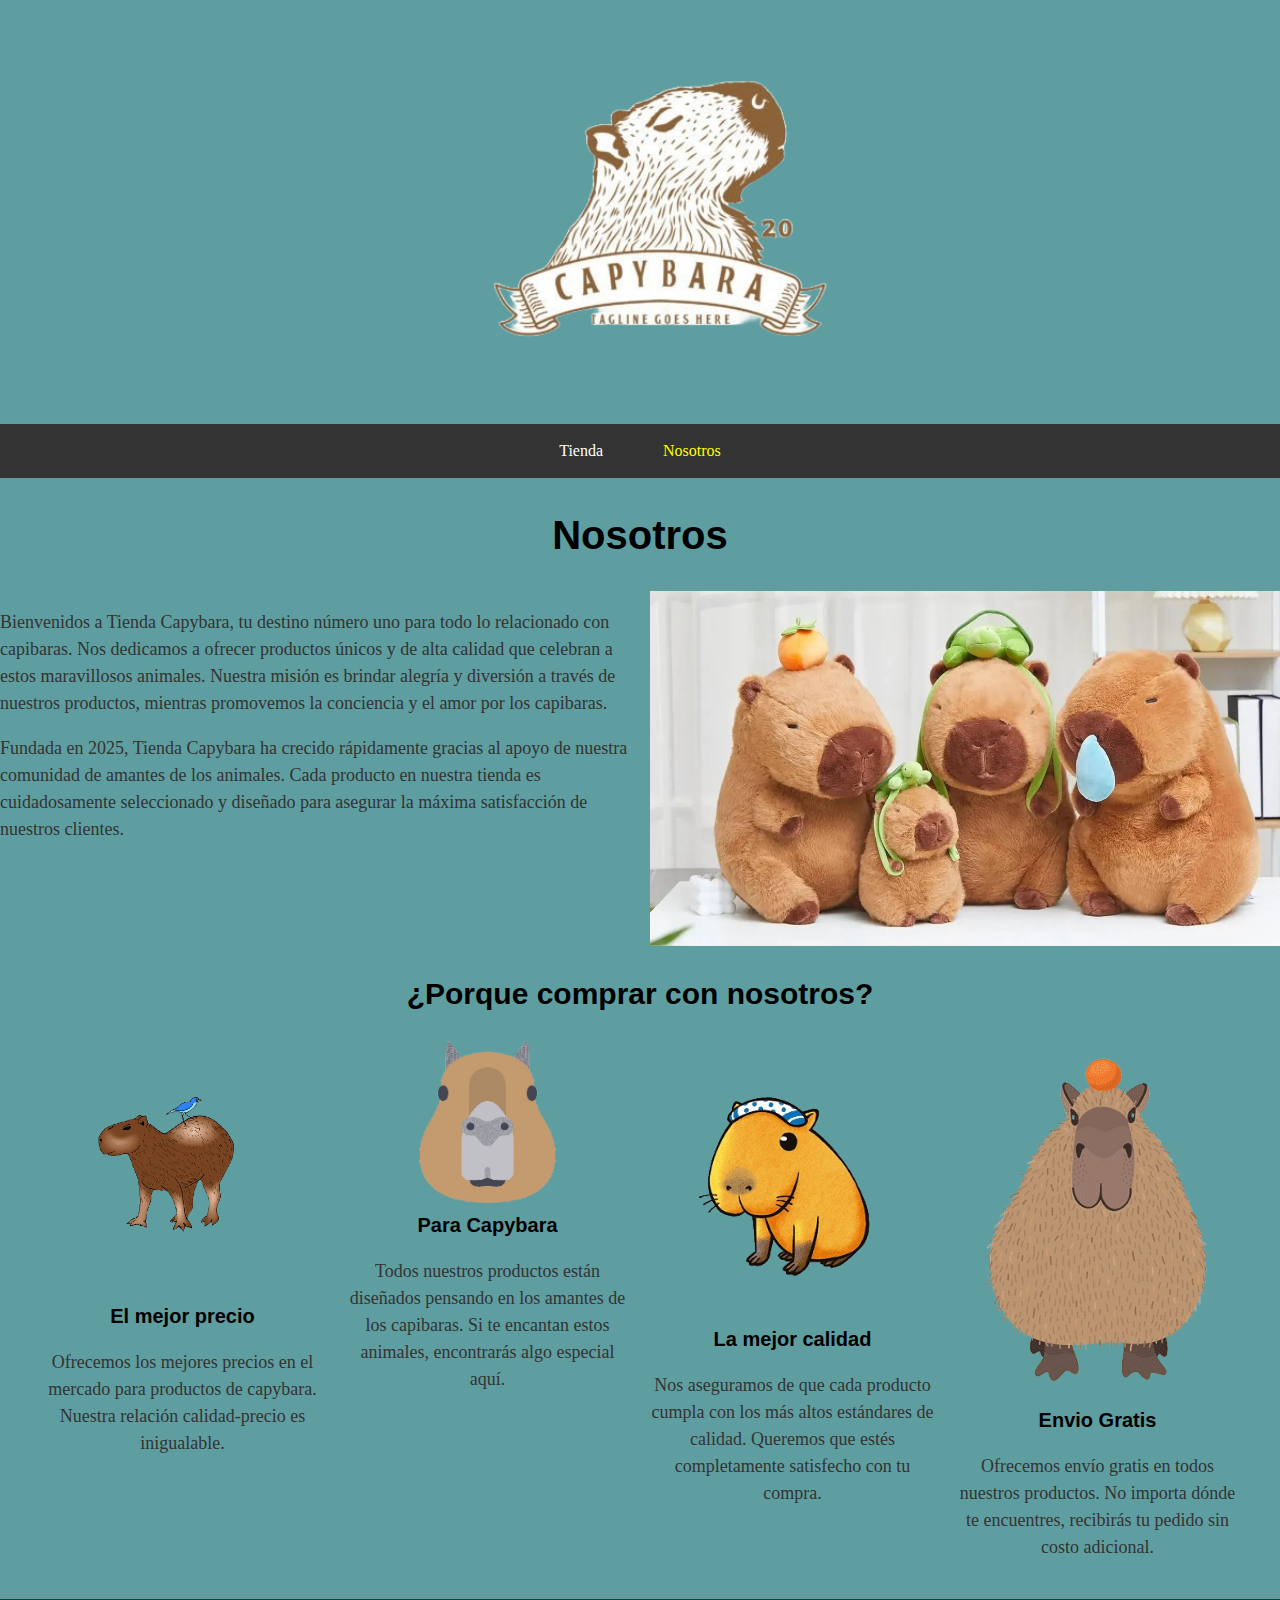
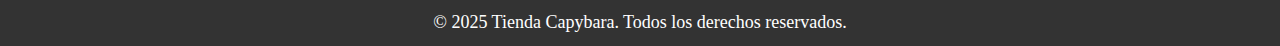
<file: nosotros.html>
<!DOCTYPE html>
<html lang="en">
<head>
    <meta charset="UTF-8">
    <meta name="viewport" content="width=device-width, initial-scale=1.0">
    <link rel="stylesheet" href="normalise.css">
    <link rel="stylesheet" href="style.css">
    <title>Tienda Capybara</title>
</head>
<body>

    <header class="header">
        <a href="index.html" class="logo">
            <img src="logo.png" alt="Logo">
    </header>
   
    <nav class ="nav">
        <a class="nav-link " href="index.html">Tienda</a>
        <a class="nav-link nav-link--active" href="nosotros.html">Nosotros</a>
    </nav>
     <main class="contenedor">
        <h1>Nosotros</h1>
    </main>
    <div class="nosotros">
         <div class="nosotros__contenido">
                <p>Bienvenidos a Tienda Capybara, tu destino número uno para todo lo relacionado con capibaras. Nos dedicamos a ofrecer productos únicos y de alta calidad que celebran a estos maravillosos animales. Nuestra misión es brindar alegría y diversión a través de nuestros productos, mientras promovemos la conciencia y el amor por los capibaras.</p>
                <p>Fundada en 2025, Tienda Capybara ha crecido rápidamente gracias al apoyo de nuestra comunidad de amantes de los animales. Cada producto en nuestra tienda es cuidadosamente seleccionado y diseñado para asegurar la máxima satisfacción de nuestros clientes.</p>
            </div>
        <img class="nosotros__imagen" src="capyfamily.jpg" alt="Capybara Family">
    </div>
    <section class="contenedor comprar">
        <h2 class="comprar__titulo">¿Porque comprar con nosotros?</h2>
        <div class="bloques">
            <div class="bloque">
                <img class="bloque__imagen" src="capysinfondo.png" alt="porque comprar">
                <h3 class="bloque__titulo">El mejor precio </h3>
                    <p>Ofrecemos los mejores precios en el mercado para productos de capybara. Nuestra relación calidad-precio es inigualable.</p>
            </div><!-- bloque -->
            <div class="bloque">
                <img class="bloque__imagen" src="png-clipart-dog-capybara-computer-icons-dog-mammal-animals-removebg-preview.png" alt="porque comprar">
                <h3 class="bloque__titulo">Para Capybara</h3>
                    <p>Todos nuestros productos están diseñados pensando en los amantes de los capibaras. Si te encantan estos animales, encontrarás algo especial aquí.</p>
            </div><!-- bloque -->
            <div class="bloque">
                <img class="bloque__imagen" src="png-clipart-story-of-seasons-trio-of-towns-capybara-rodent-pokemon-x-and-y-video-game-others-game-mammal-thumbnail-removebg-preview.png" alt="porque comprar">
                <h3 class="bloque__titulo">La mejor calidad </h3>
                    <p>Nos aseguramos de que cada producto cumpla con los más altos estándares de calidad. Queremos que estés completamente satisfecho con tu compra.</p>
            </div><!-- bloque -->
            <div class="bloque">
                <img class="bloque__imagen" src="png-transparent-capybara-thumbnail-removebg-preview.png" alt="porque comprar">
                <h3 class="bloque__titulo">Envio Gratis</h3>
                    <p>Ofrecemos envío gratis en todos nuestros productos. No importa dónde te encuentres, recibirás tu pedido sin costo adicional.</p>
            </div><!-- bloque -->
        </div><!-- bloques -->
    </section>
    <footer class="footer">
        <p class="footer__text">© 2025 Tienda Capybara. Todos los derechos reservados.</p>
    </footer>
</body>
</html>
</file>
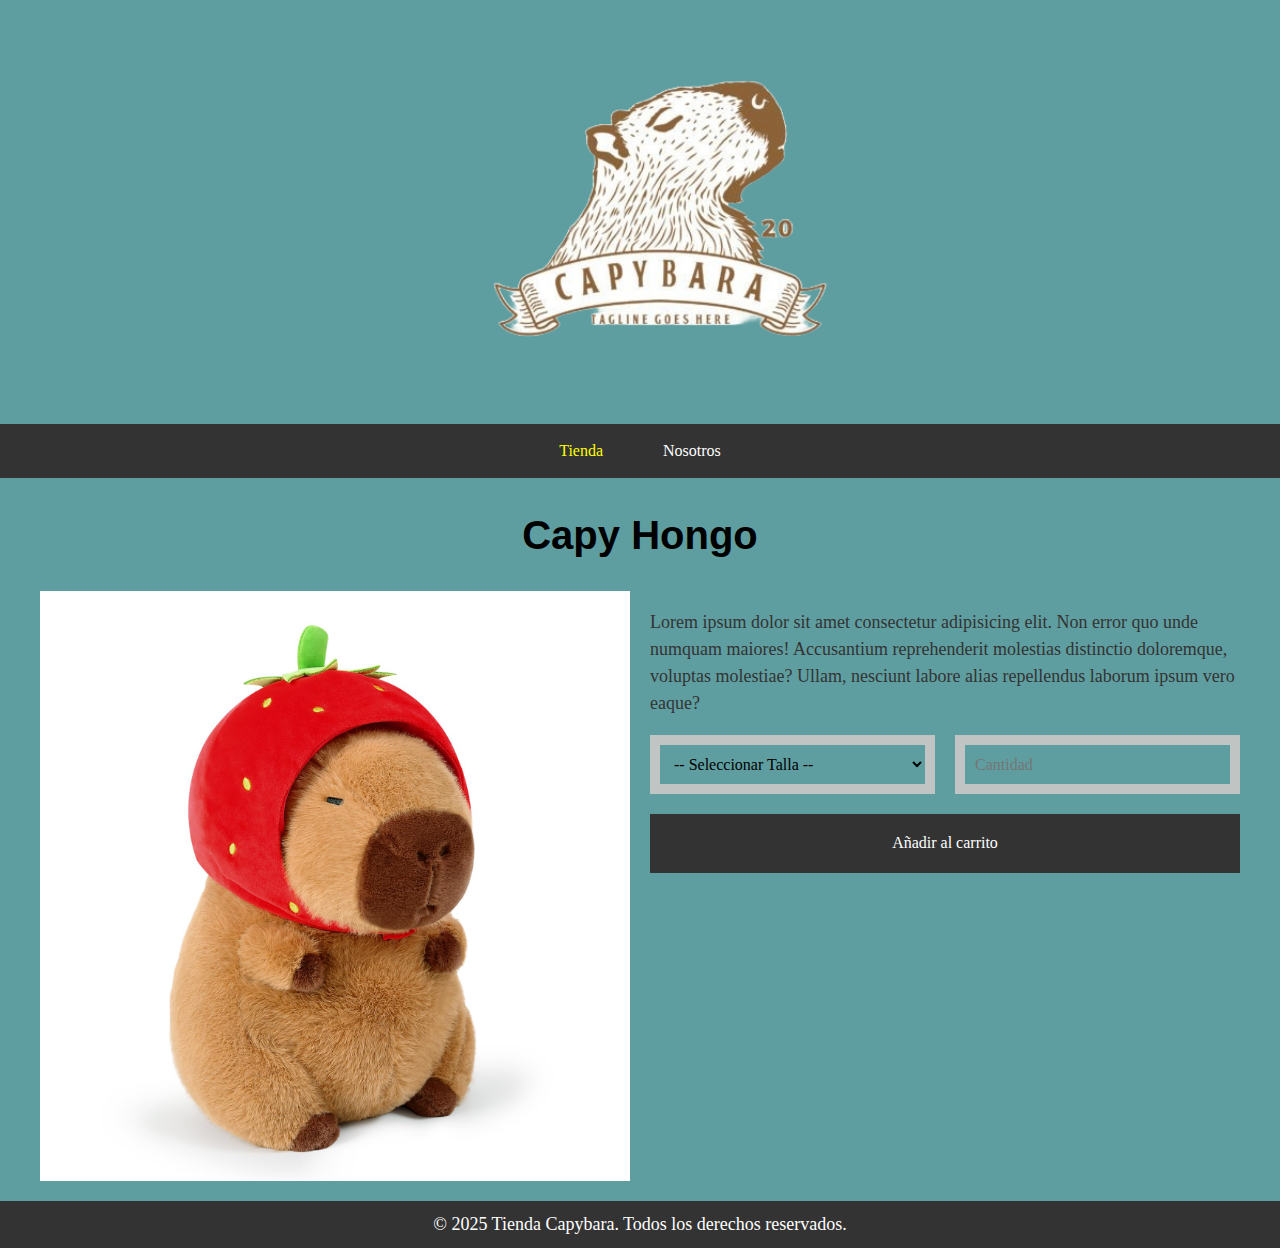
<file: productos.html>
<!DOCTYPE html>
<html lang="en">
<head>
    <meta charset="UTF-8">
    <meta name="viewport" content="width=device-width, initial-scale=1.0">
    <link rel="stylesheet" href="normalise.css">
    <link rel="stylesheet" href="style.css">
    <title>Tienda Capybara</title>
</head>
<body>

    <header class="header">
        <a href="index.html" class="logo">
            <img src="logo.png" alt="Logo">
    </header>
   
    <nav class ="nav">
        <a class="nav-link nav-link--active" href="index.html">Tienda</a>
        <a class="nav-link nav-link--inactive" href="nosotros.html">Nosotros</a>
    </nav>
     <main class="contenedor">
        <h1>Capy Hongo</h1>
        <div class="camisa">
            <img class="camisa__imagen" src="Producto1.jpg" alt="Imagen del producto">
            <div class="camisa__contenido">
                <p>Lorem ipsum dolor sit amet consectetur adipisicing elit. Non error quo unde numquam maiores! Accusantium reprehenderit molestias distinctio doloremque, voluptas molestiae? Ullam, nesciunt labore alias repellendus laborum ipsum vero eaque?</p>
                <form class="formulario">
                    <select class="formulario__campo">
                        <option disabled selected>-- Seleccionar Talla --</option>
                        <option>Chica</option>
                        <option>Mediana</option>
                        <option>Grande</option>
                    </select>
                    <input class="formulario__campo" type="number" placeholder="Cantidad" min="1">
                    <input class="formulario__submit"type="submit" value="Añadir al carrito">
                </form>
            </div>
        </div>
     </main>
     <footer class="footer">
        <p class="footer__text">© 2025 Tienda Capybara. Todos los derechos reservados.</p>
    </footer>


    
    
</body>
</html>
</file>
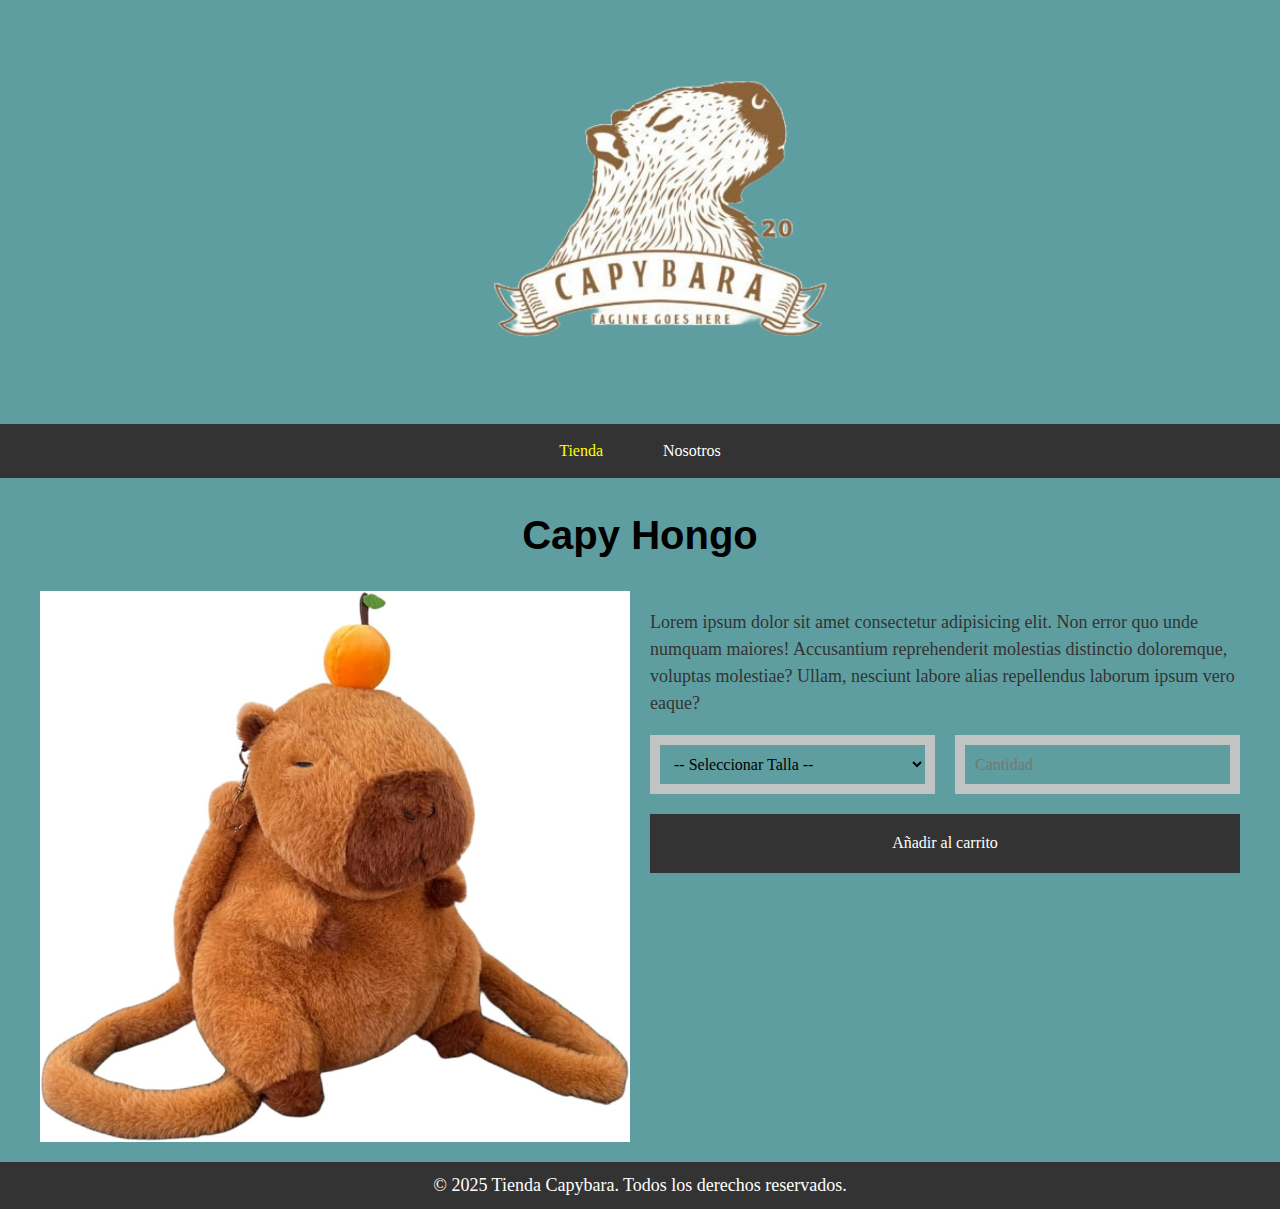
<file: productos1.html>
<!DOCTYPE html>
<html lang="en">
<head>
    <meta charset="UTF-8">
    <meta name="viewport" content="width=device-width, initial-scale=1.0">
    <link rel="stylesheet" href="normalise.css">
    <link rel="stylesheet" href="style.css">
    <title>Tienda Capybara</title>
</head>
<body>

    <header class="header">
        <a href="index.html" class="logo">
            <img src="logo.png" alt="Logo">
    </header>
   
    <nav class ="nav">
        <a class="nav-link nav-link--active" href="index.html">Tienda</a>
        <a class="nav-link nav-link--inactive" href="nosotros.html">Nosotros</a>
    </nav>
     <main class="contenedor">
        <h1>Capy Hongo</h1>
        <div class="camisa">
            <img class="camisa__imagen" src="Producto2.jpg" alt="Imagen del producto">
            <div class="camisa__contenido">
                <p>Lorem ipsum dolor sit amet consectetur adipisicing elit. Non error quo unde numquam maiores! Accusantium reprehenderit molestias distinctio doloremque, voluptas molestiae? Ullam, nesciunt labore alias repellendus laborum ipsum vero eaque?</p>
                <form class="formulario">
                    <select class="formulario__campo">
                        <option disabled selected>-- Seleccionar Talla --</option>
                        <option>Chica</option>
                        <option>Mediana</option>
                        <option>Grande</option>
                    </select>
                    <input class="formulario__campo" type="number" placeholder="Cantidad" min="1">
                    <input class="formulario__submit"type="submit" value="Añadir al carrito">
                </form>
            </div>
        </div>
     </main>
     <footer class="footer">
        <p class="footer__text">© 2025 Tienda Capybara. Todos los derechos reservados.</p>
    </footer>


    
    
</body>
</html>
</file>
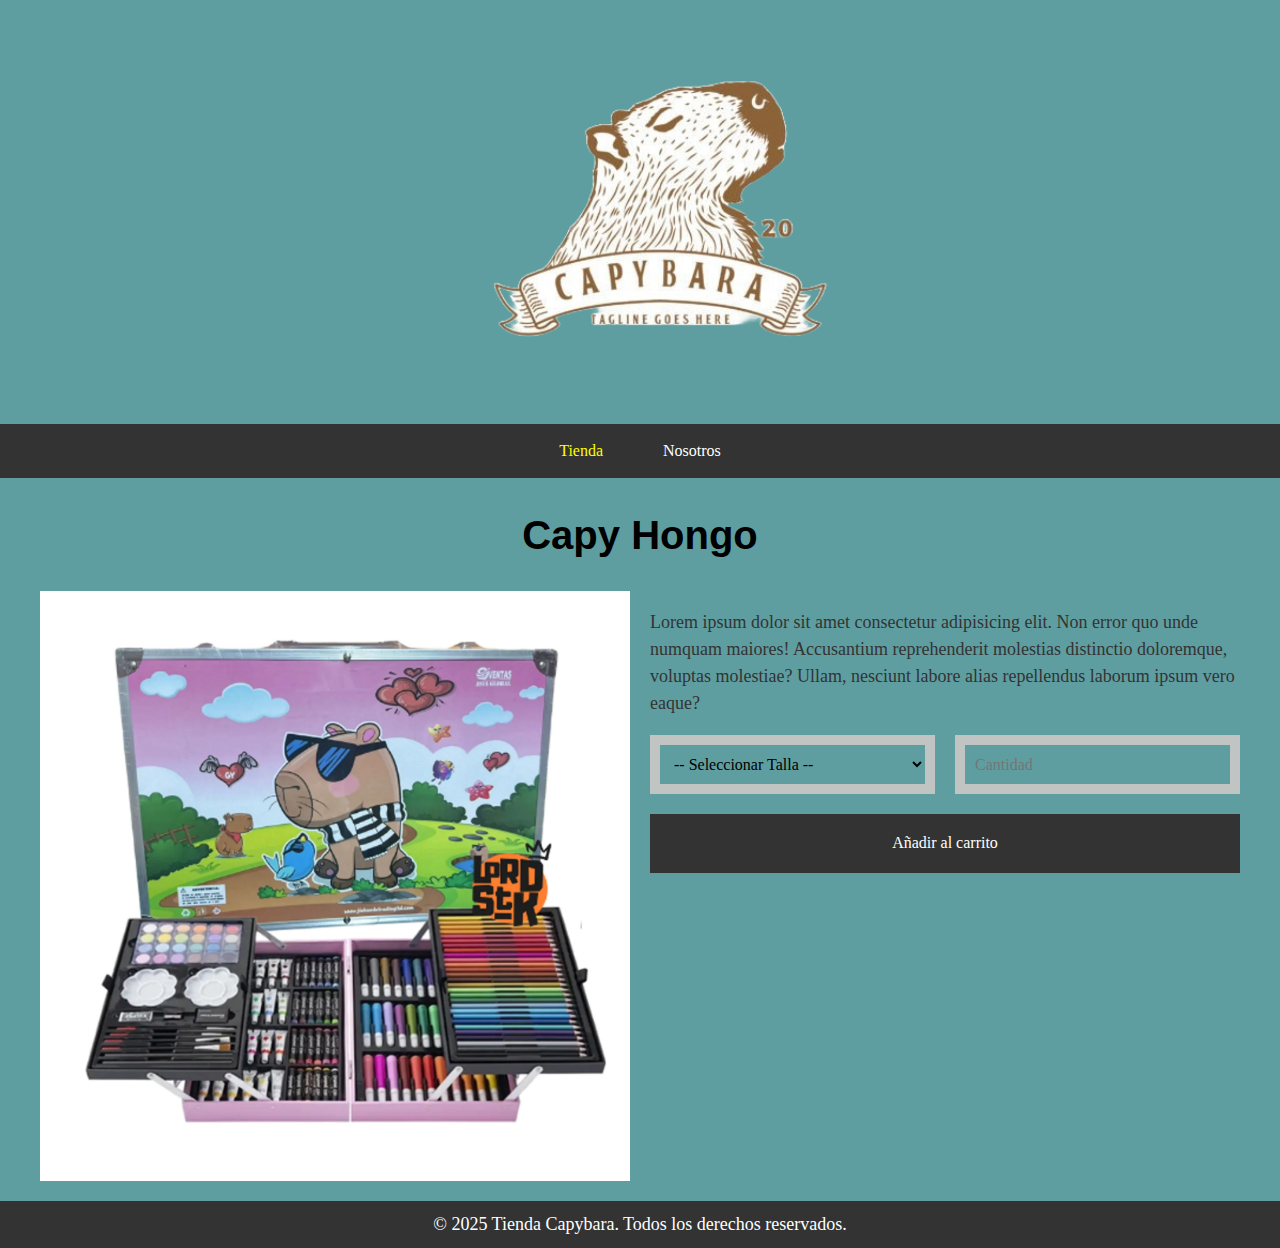
<file: productos10.html>
<!DOCTYPE html>
<html lang="en">
<head>
    <meta charset="UTF-8">
    <meta name="viewport" content="width=device-width, initial-scale=1.0">
    <link rel="stylesheet" href="normalise.css">
    <link rel="stylesheet" href="style.css">
    <title>Tienda Capybara</title>
</head>
<body>

    <header class="header">
        <a href="index.html" class="logo">
            <img src="logo.png" alt="Logo">
    </header>
   
    <nav class ="nav">
        <a class="nav-link nav-link--active" href="index.html">Tienda</a>
        <a class="nav-link nav-link--inactive" href="nosotros.html">Nosotros</a>
    </nav>
     <main class="contenedor">
        <h1>Capy Hongo</h1>
        <div class="camisa">
            <img class="camisa__imagen" src="capybaracolor.jpg" alt="Imagen del producto">
            <div class="camisa__contenido">
                <p>Lorem ipsum dolor sit amet consectetur adipisicing elit. Non error quo unde numquam maiores! Accusantium reprehenderit molestias distinctio doloremque, voluptas molestiae? Ullam, nesciunt labore alias repellendus laborum ipsum vero eaque?</p>
                <form class="formulario">
                    <select class="formulario__campo">
                        <option disabled selected>-- Seleccionar Talla --</option>
                        <option>Chica</option>
                        <option>Mediana</option>
                        <option>Grande</option>
                    </select>
                    <input class="formulario__campo" type="number" placeholder="Cantidad" min="1">
                    <input class="formulario__submit"type="submit" value="Añadir al carrito">
                </form>
            </div>
        </div>
     </main>
     <footer class="footer">
        <p class="footer__text">© 2025 Tienda Capybara. Todos los derechos reservados.</p>
    </footer>


    
    
</body>
</html>
</file>
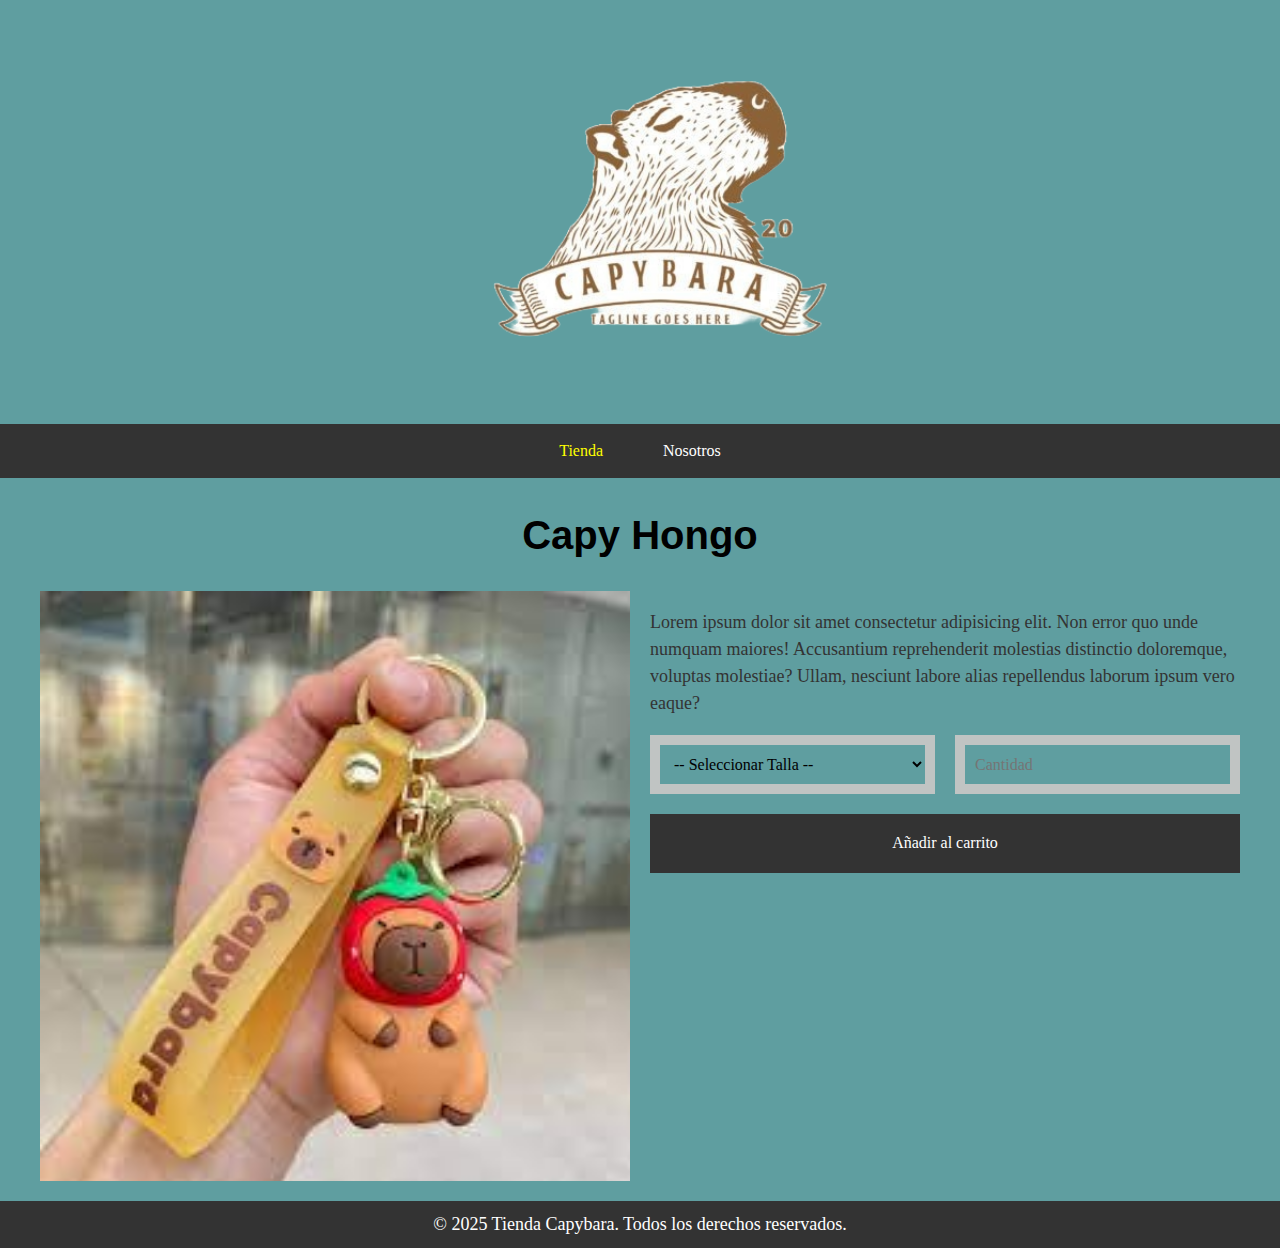
<file: productos2.html>
<!DOCTYPE html>
<html lang="en">
<head>
    <meta charset="UTF-8">
    <meta name="viewport" content="width=device-width, initial-scale=1.0">
    <link rel="stylesheet" href="normalise.css">
    <link rel="stylesheet" href="style.css">
    <title>Tienda Capybara</title>
</head>
<body>

    <header class="header">
        <a href="index.html" class="logo">
            <img src="logo.png" alt="Logo">
    </header>
   
    <nav class ="nav">
        <a class="nav-link nav-link--active" href="index.html">Tienda</a>
        <a class="nav-link nav-link--inactive" href="nosotros.html">Nosotros</a>
    </nav>
     <main class="contenedor">
        <h1>Capy Hongo</h1>
        <div class="camisa">
            <img class="camisa__imagen" src="Producto3.jpg" alt="Imagen del producto">
            <div class="camisa__contenido">
                <p>Lorem ipsum dolor sit amet consectetur adipisicing elit. Non error quo unde numquam maiores! Accusantium reprehenderit molestias distinctio doloremque, voluptas molestiae? Ullam, nesciunt labore alias repellendus laborum ipsum vero eaque?</p>
                <form class="formulario">
                    <select class="formulario__campo">
                        <option disabled selected>-- Seleccionar Talla --</option>
                        <option>Chica</option>
                        <option>Mediana</option>
                        <option>Grande</option>
                    </select>
                    <input class="formulario__campo" type="number" placeholder="Cantidad" min="1">
                    <input class="formulario__submit"type="submit" value="Añadir al carrito">
                </form>
            </div>
        </div>
     </main>
     <footer class="footer">
        <p class="footer__text">© 2025 Tienda Capybara. Todos los derechos reservados.</p>
    </footer>


    
    
</body>
</html>
</file>
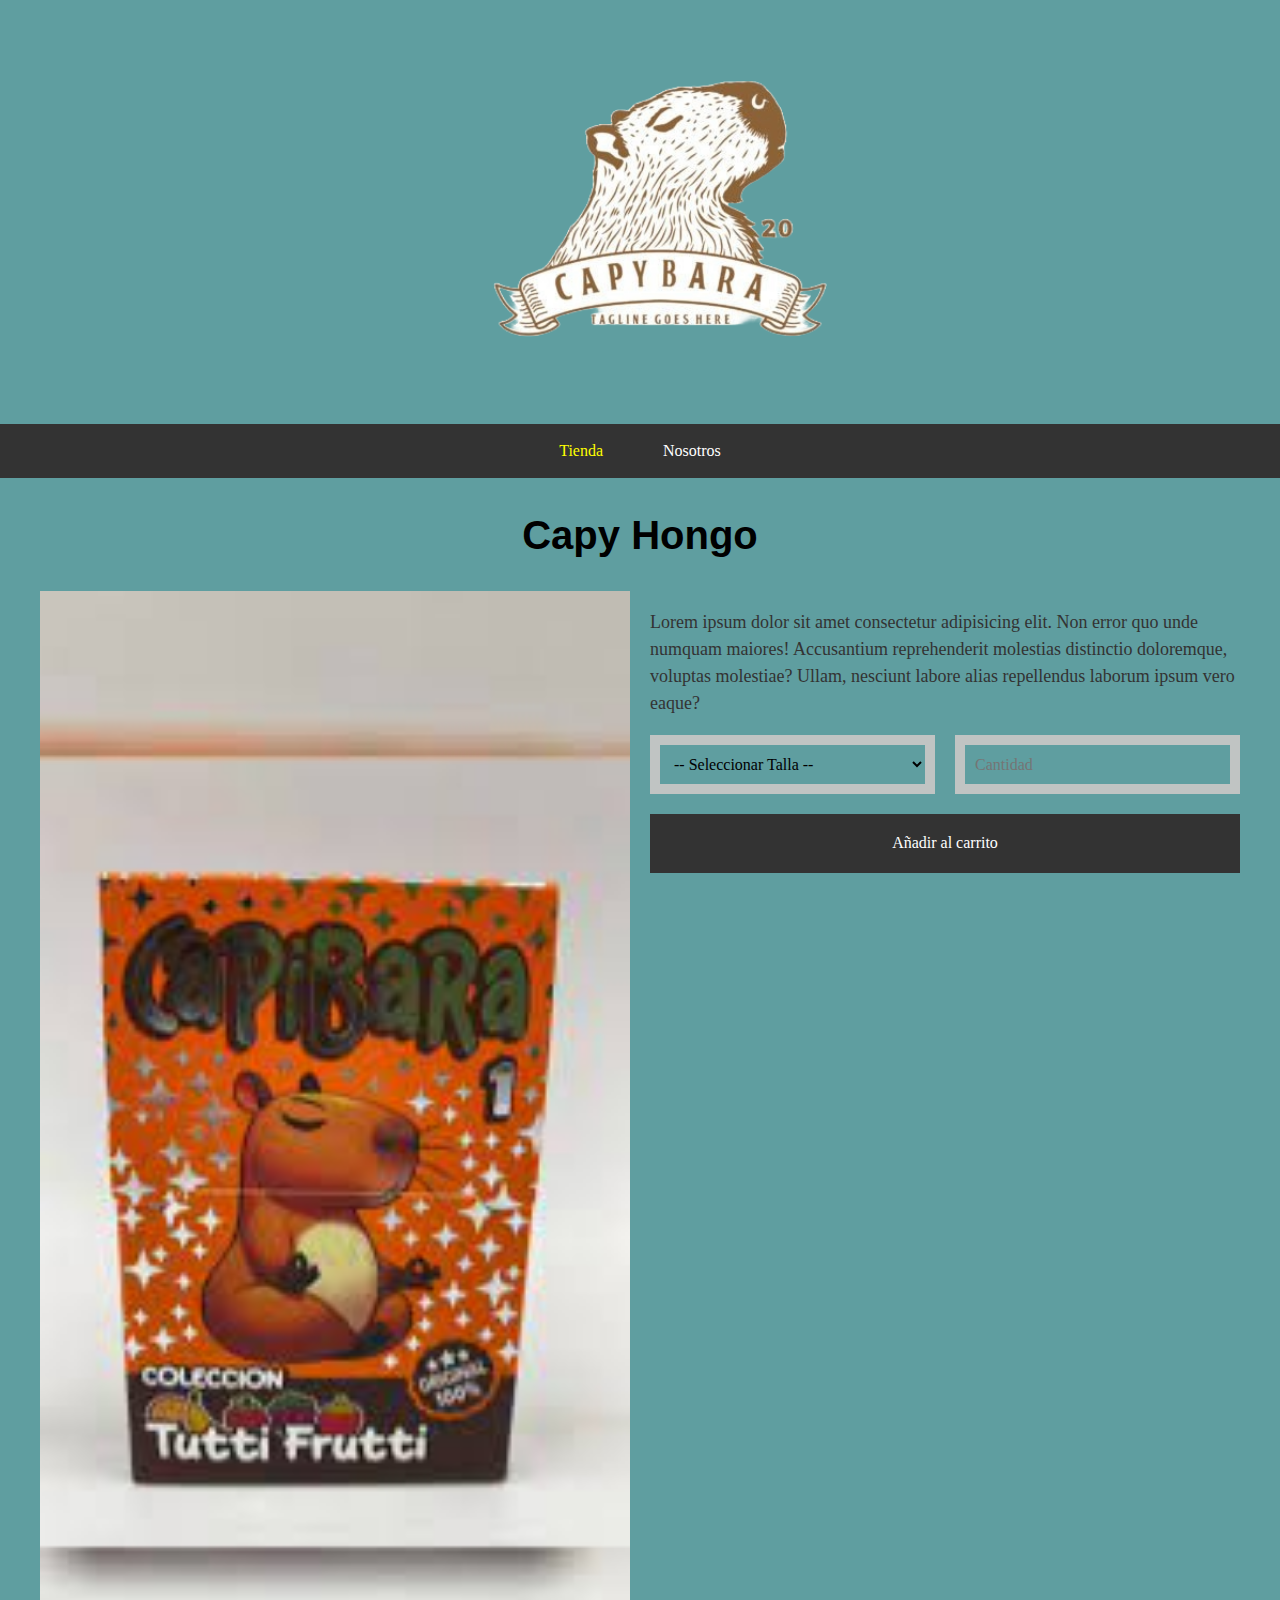
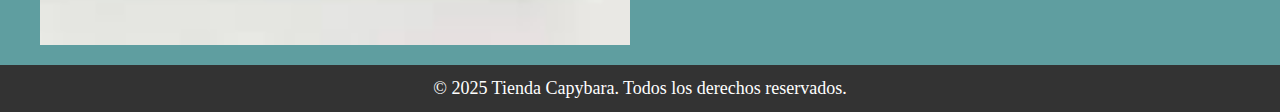
<file: productos3.html>
<!DOCTYPE html>
<html lang="en">
<head>
    <meta charset="UTF-8">
    <meta name="viewport" content="width=device-width, initial-scale=1.0">
    <link rel="stylesheet" href="normalise.css">
    <link rel="stylesheet" href="style.css">
    <title>Tienda Capybara</title>
</head>
<body>

    <header class="header">
        <a href="index.html" class="logo">
            <img src="logo.png" alt="Logo">
    </header>
   
    <nav class ="nav">
        <a class="nav-link nav-link--active" href="index.html">Tienda</a>
        <a class="nav-link nav-link--inactive" href="nosotros.html">Nosotros</a>
    </nav>
     <main class="contenedor">
        <h1>Capy Hongo</h1>
        <div class="camisa">
            <img class="camisa__imagen" src="Producto4.jpg" alt="Imagen del producto">
            <div class="camisa__contenido">
                <p>Lorem ipsum dolor sit amet consectetur adipisicing elit. Non error quo unde numquam maiores! Accusantium reprehenderit molestias distinctio doloremque, voluptas molestiae? Ullam, nesciunt labore alias repellendus laborum ipsum vero eaque?</p>
                <form class="formulario">
                    <select class="formulario__campo">
                        <option disabled selected>-- Seleccionar Talla --</option>
                        <option>Chica</option>
                        <option>Mediana</option>
                        <option>Grande</option>
                    </select>
                    <input class="formulario__campo" type="number" placeholder="Cantidad" min="1">
                    <input class="formulario__submit"type="submit" value="Añadir al carrito">
                </form>
            </div>
        </div>
     </main>
     <footer class="footer">
        <p class="footer__text">© 2025 Tienda Capybara. Todos los derechos reservados.</p>
    </footer>


    
    
</body>
</html>
</file>
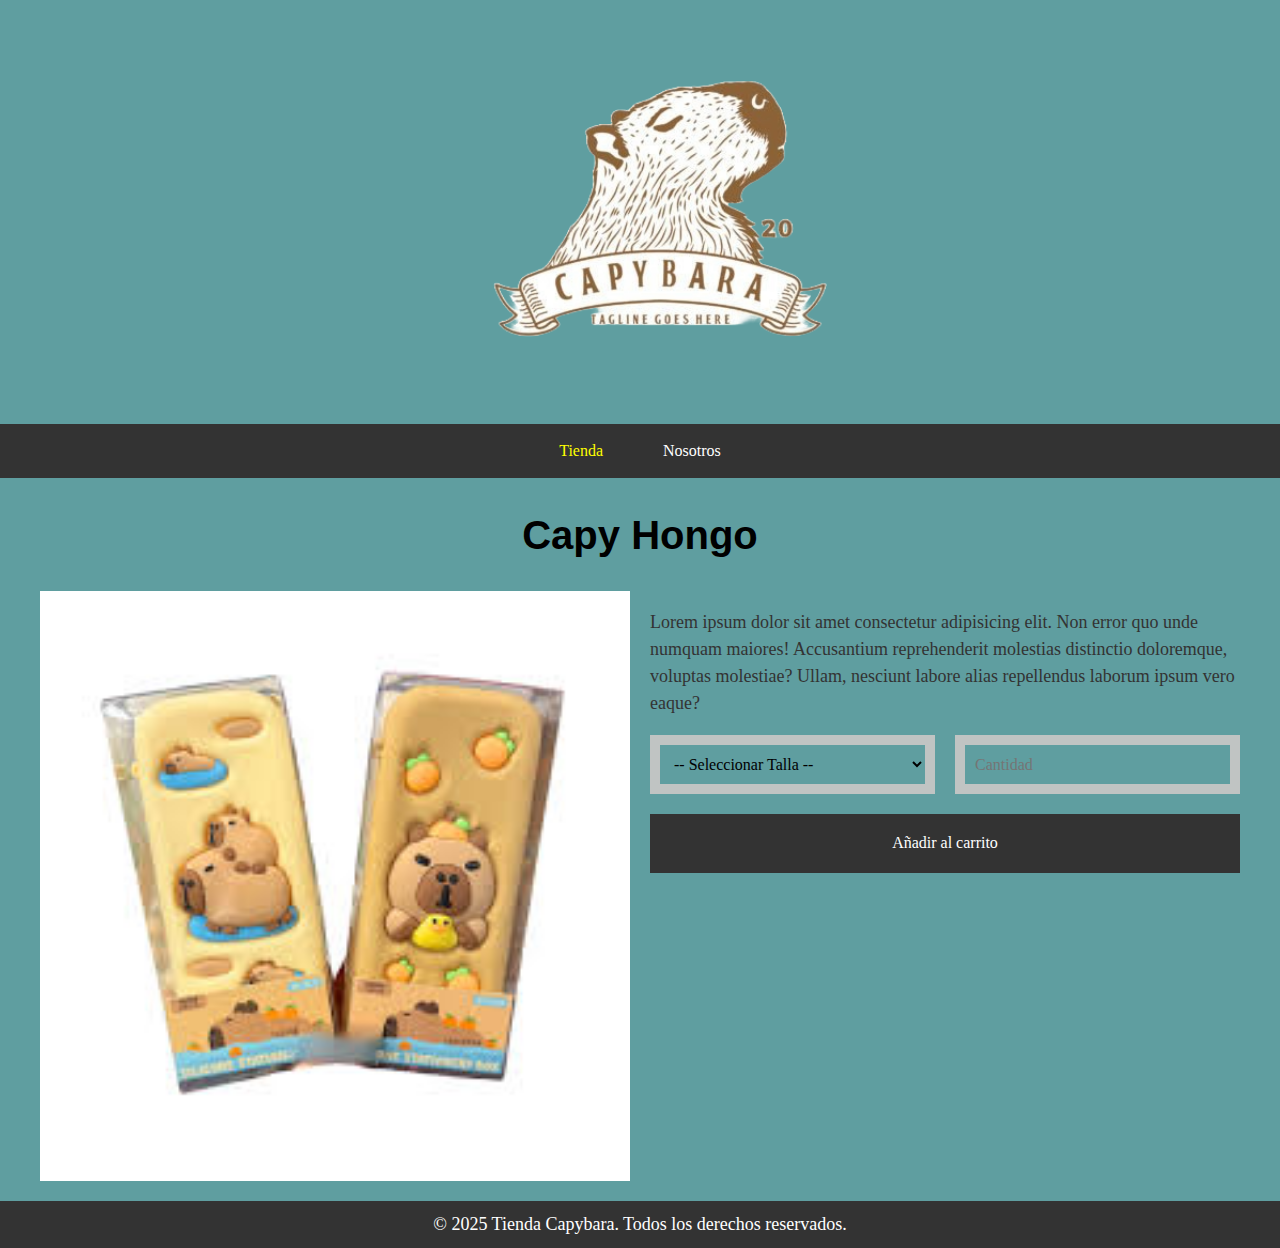
<file: productos4.html>
<!DOCTYPE html>
<html lang="en">
<head>
    <meta charset="UTF-8">
    <meta name="viewport" content="width=device-width, initial-scale=1.0">
    <link rel="stylesheet" href="normalise.css">
    <link rel="stylesheet" href="style.css">
    <title>Tienda Capybara</title>
</head>
<body>

    <header class="header">
        <a href="index.html" class="logo">
            <img src="logo.png" alt="Logo">
    </header>
   
    <nav class ="nav">
        <a class="nav-link nav-link--active" href="index.html">Tienda</a>
        <a class="nav-link nav-link--inactive" href="nosotros.html">Nosotros</a>
    </nav>
     <main class="contenedor">
        <h1>Capy Hongo</h1>
        <div class="camisa">
            <img class="camisa__imagen" src="Producto5.jpg" alt="Imagen del producto">
            <div class="camisa__contenido">
                <p>Lorem ipsum dolor sit amet consectetur adipisicing elit. Non error quo unde numquam maiores! Accusantium reprehenderit molestias distinctio doloremque, voluptas molestiae? Ullam, nesciunt labore alias repellendus laborum ipsum vero eaque?</p>
                <form class="formulario">
                    <select class="formulario__campo">
                        <option disabled selected>-- Seleccionar Talla --</option>
                        <option>Chica</option>
                        <option>Mediana</option>
                        <option>Grande</option>
                    </select>
                    <input class="formulario__campo" type="number" placeholder="Cantidad" min="1">
                    <input class="formulario__submit"type="submit" value="Añadir al carrito">
                </form>
            </div>
        </div>
     </main>
     <footer class="footer">
        <p class="footer__text">© 2025 Tienda Capybara. Todos los derechos reservados.</p>
    </footer>


    
    
</body>
</html>
</file>
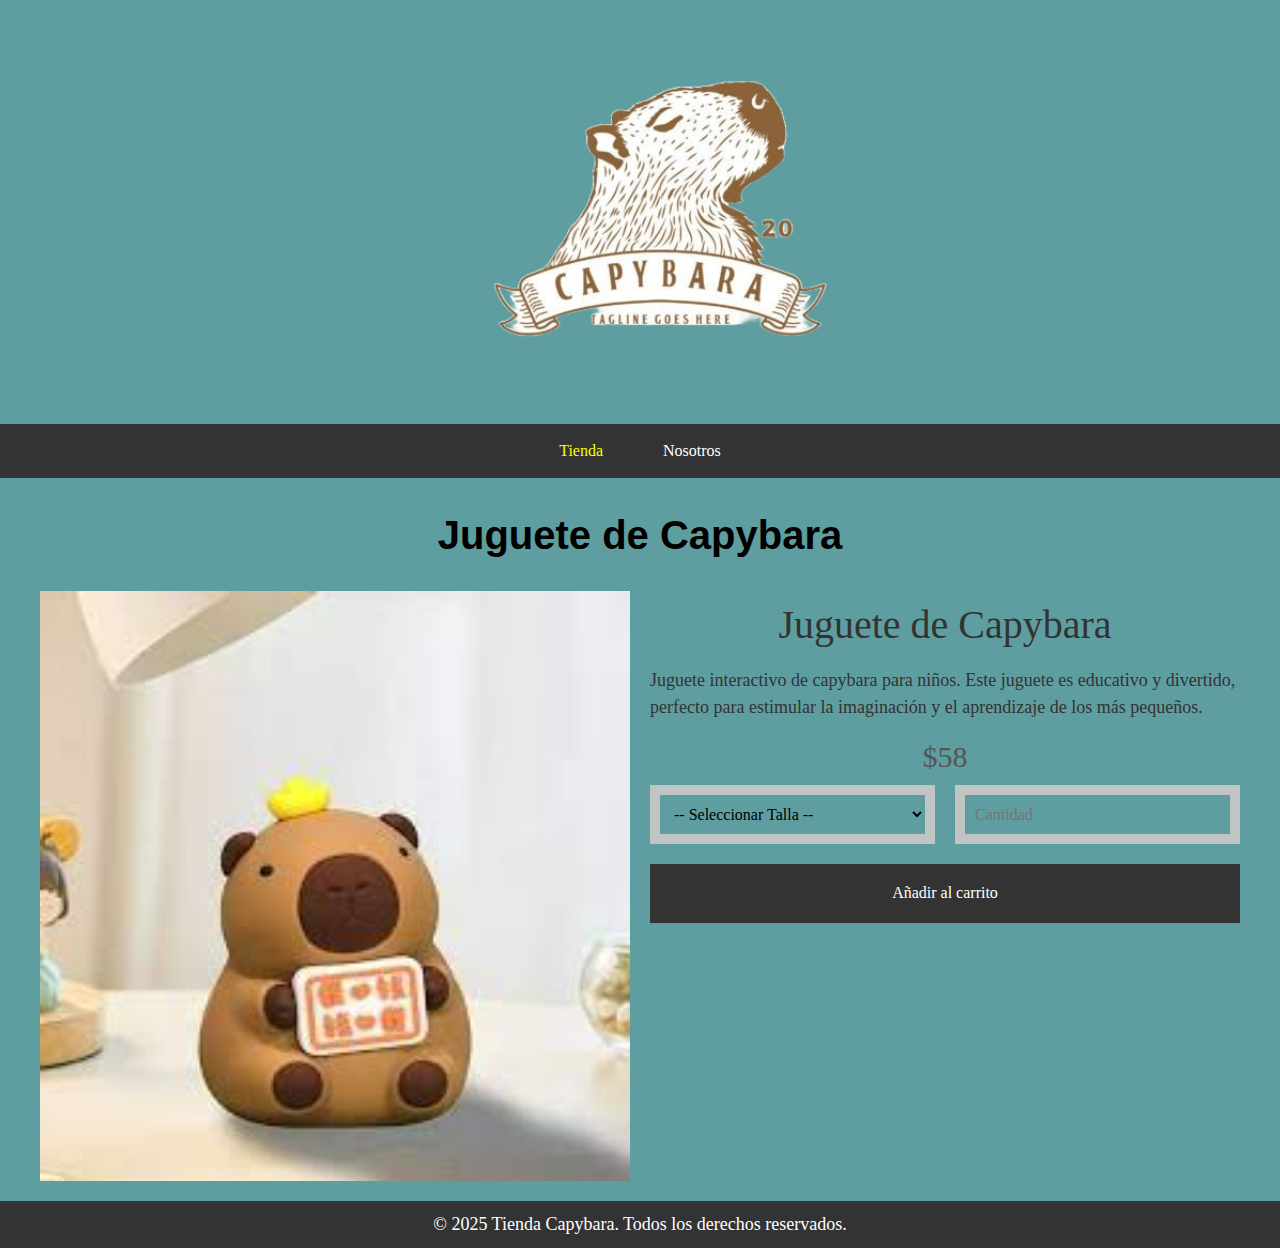
<file: productos5.html>
<!DOCTYPE html>
<html lang="en">
<head>
    <meta charset="UTF-8">
    <meta name="viewport" content="width=device-width, initial-scale=1.0">
    <link rel="stylesheet" href="normalise.css">
    <link rel="stylesheet" href="style.css">
    <title>Tienda Capybara</title>
</head>
<body>

    <header class="header">
        <a href="index.html" class="logo">
            <img src="logo.png" alt="Logo">
    </header>
   
    <nav class ="nav">
        <a class="nav-link nav-link--active" href="index.html">Tienda</a>
        <a class="nav-link nav-link--inactive" href="nosotros.html">Nosotros</a>
    </nav>
     <main class="contenedor">
        <h1>Juguete de Capybara</h1>
        <div class="camisa">
            <img class="camisa__imagen" src="Producto6.jpg" alt="Imagen del producto">
            <div class="camisa__contenido">
                <div class="producto__informacion">
                        <p class="producto__nombre">Juguete de Capybara</p>
                        <p class="producto__descripcion">Juguete interactivo de capybara para niños. Este juguete es educativo y divertido, perfecto para estimular la imaginación y el aprendizaje de los más pequeños.</p>
                        <p class="producto__precio">$58</p>
                </div>
                <form class="formulario">
                    <select class="formulario__campo">
                        <option disabled selected>-- Seleccionar Talla --</option>
                        <option>Chica</option>
                        <option>Mediana</option>
                        <option>Grande</option>
                    </select>
                    <input class="formulario__campo" type="number" placeholder="Cantidad" min="1">
                    <input class="formulario__submit"type="submit" value="Añadir al carrito">
                </form>
            </div>
        </div>
     </main>
     <footer class="footer">
        <p class="footer__text">© 2025 Tienda Capybara. Todos los derechos reservados.</p>
    </footer>


    
    
</body>
</html>
</file>
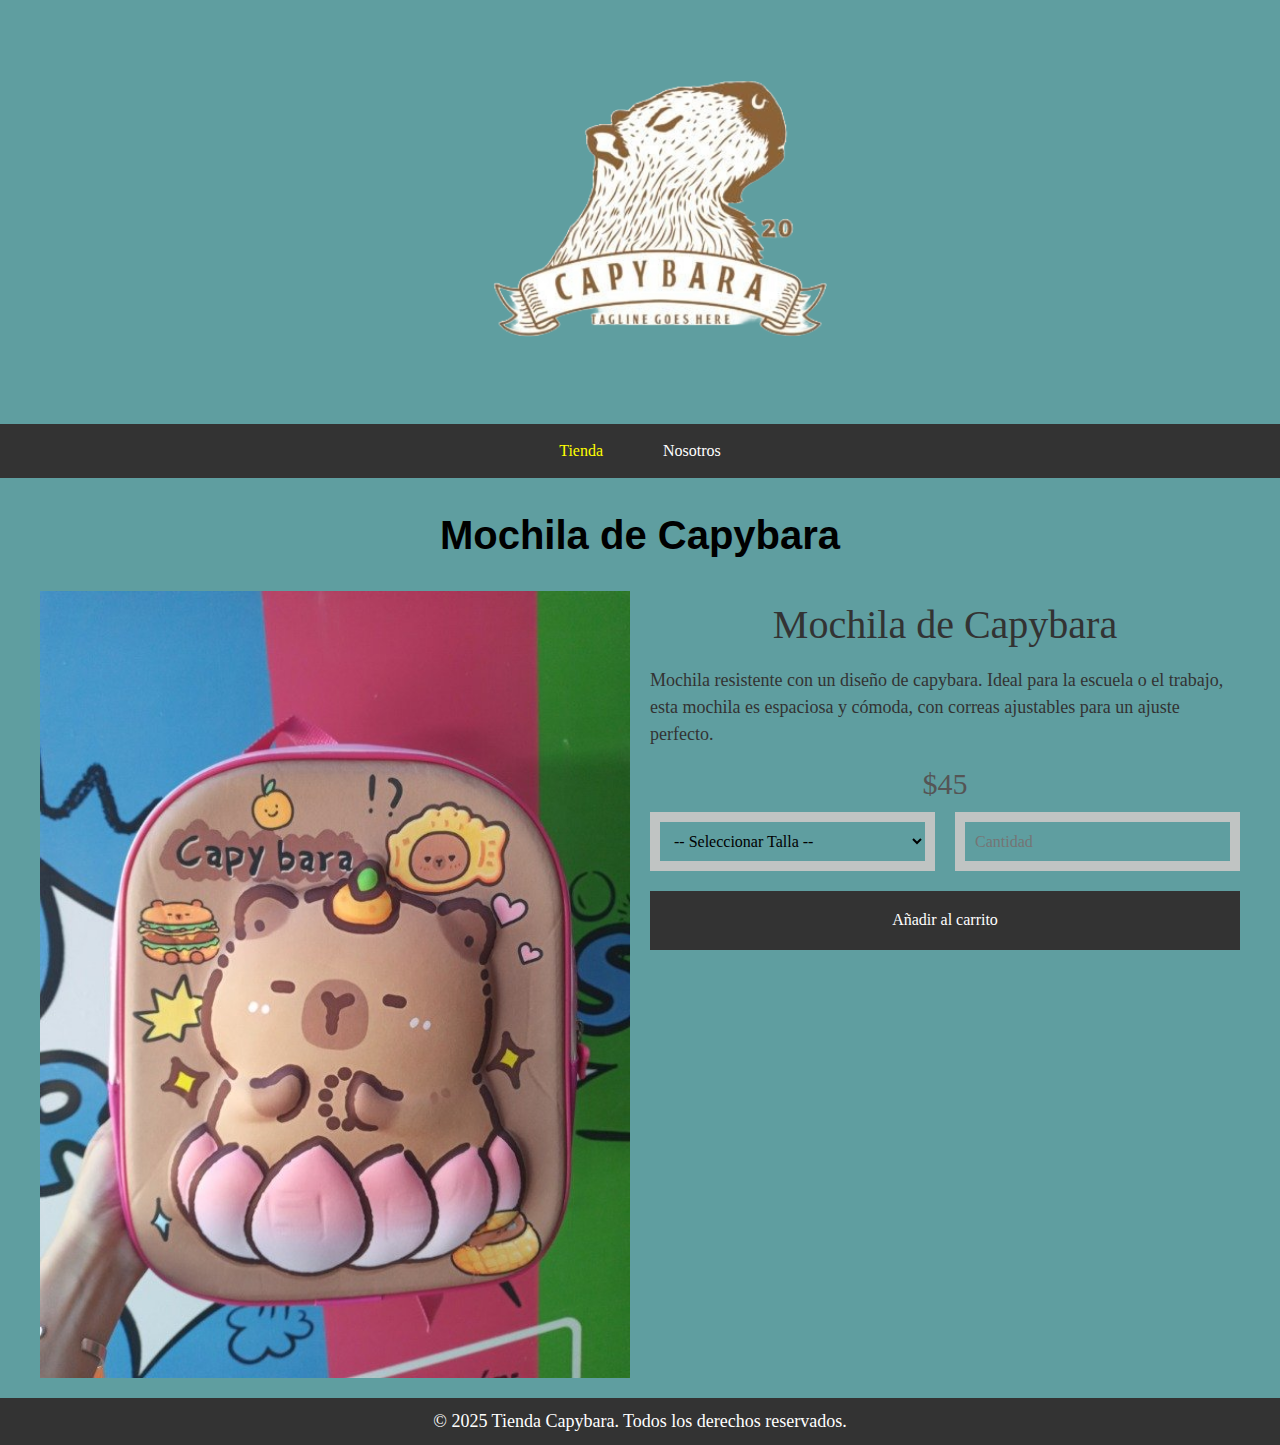
<file: productos6.html>
<!DOCTYPE html>
<html lang="en">
<head>
    <meta charset="UTF-8">
    <meta name="viewport" content="width=device-width, initial-scale=1.0">
    <link rel="stylesheet" href="normalise.css">
    <link rel="stylesheet" href="style.css">
    <title>Tienda Capybara</title>
</head>
<body>

    <header class="header">
        <a href="index.html" class="logo">
            <img src="logo.png" alt="Logo">
    </header>
   
    <nav class ="nav">
        <a class="nav-link nav-link--active" href="index.html">Tienda</a>
        <a class="nav-link nav-link--inactive" href="nosotros.html">Nosotros</a>
    </nav>
     <main class="contenedor">
        <h1>Mochila de Capybara</h1>
        <div class="camisa">
            <img class="camisa__imagen" src="Producto7.jpg" alt="Imagen del producto">
            <div class="camisa__contenido">
                <div class="producto__informacion">
                        <p class="producto__nombre">Mochila de Capybara</p>
                        <p class="producto__descripcion">Mochila resistente con un diseño de capybara. Ideal para la escuela o el trabajo, esta mochila es espaciosa y cómoda, con correas ajustables para un ajuste perfecto.</p>
                        <p class="producto__precio">$45</p>
                </div>
                <form class="formulario">
                    <select class="formulario__campo">
                        <option disabled selected>-- Seleccionar Talla --</option>
                        <option>Chica</option>
                        <option>Mediana</option>
                        <option>Grande</option>
                    </select>
                    <input class="formulario__campo" type="number" placeholder="Cantidad" min="1">
                    <input class="formulario__submit"type="submit" value="Añadir al carrito">
                </form>
            </div>
        </div>
     </main>
     <footer class="footer">
        <p class="footer__text">© 2025 Tienda Capybara. Todos los derechos reservados.</p>
    </footer>


    
    
</body>
</html>
</file>
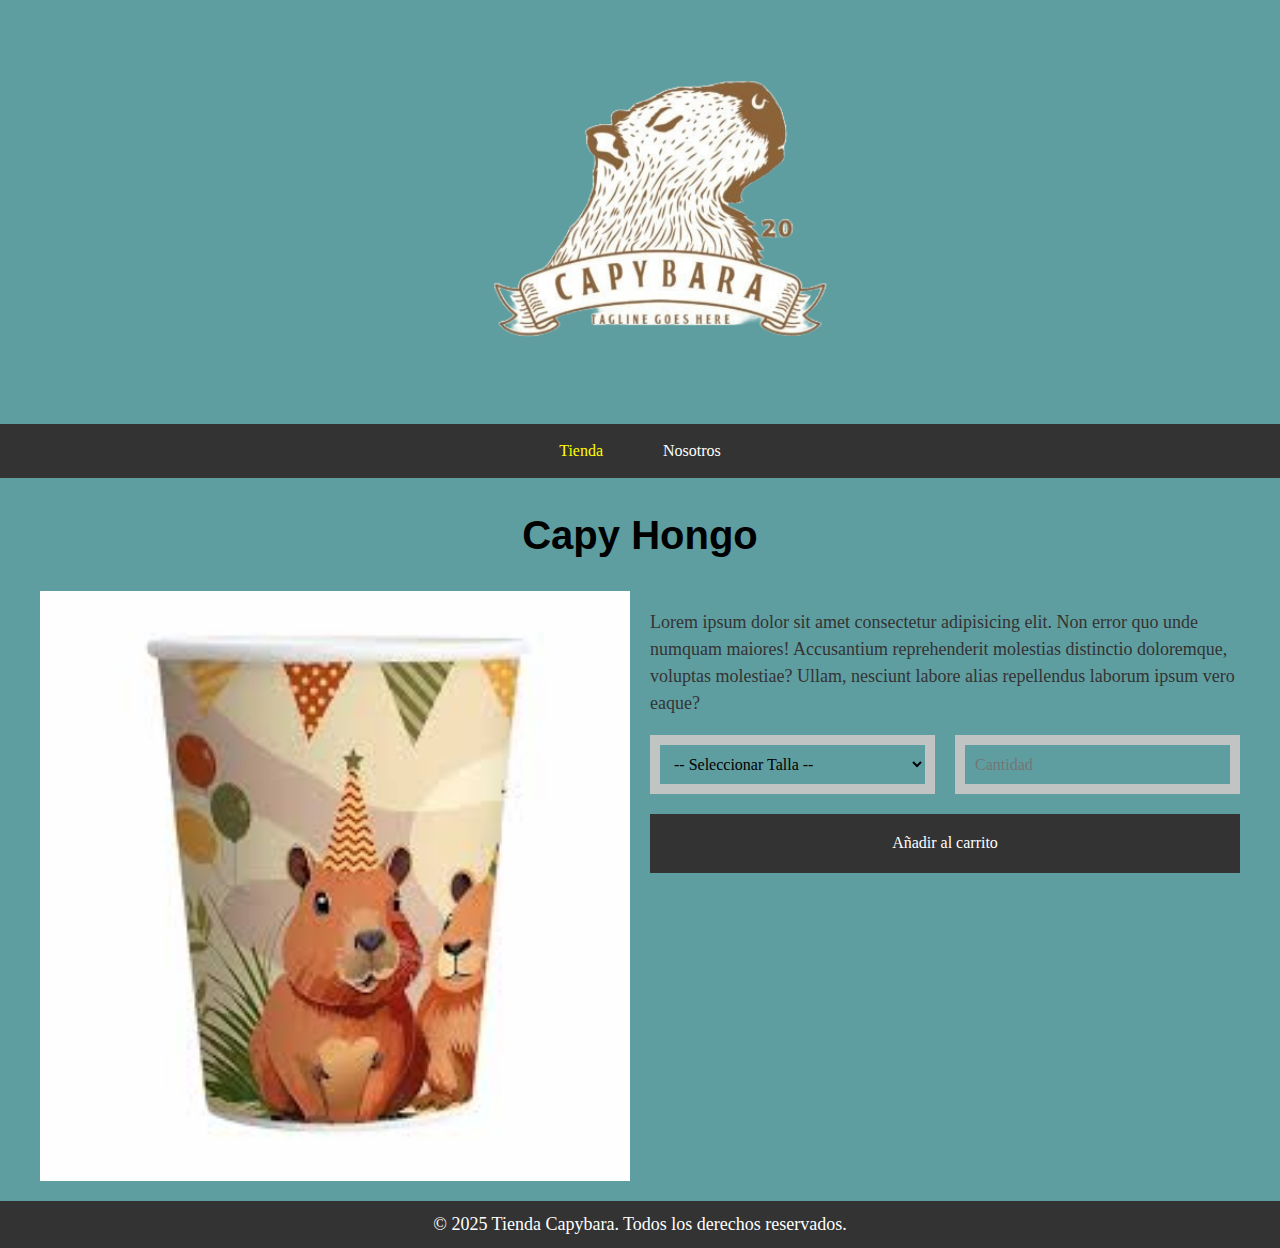
<file: productos7.html>
<!DOCTYPE html>
<html lang="en">
<head>
    <meta charset="UTF-8">
    <meta name="viewport" content="width=device-width, initial-scale=1.0">
    <link rel="stylesheet" href="normalise.css">
    <link rel="stylesheet" href="style.css">
    <title>Tienda Capybara</title>
</head>
<body>

    <header class="header">
        <a href="index.html" class="logo">
            <img src="logo.png" alt="Logo">
    </header>
   
    <nav class ="nav">
        <a class="nav-link nav-link--active" href="index.html">Tienda</a>
        <a class="nav-link nav-link--inactive" href="nosotros.html">Nosotros</a>
    </nav>
     <main class="contenedor">
        <h1>Capy Hongo</h1>
        <div class="camisa">
            <img class="camisa__imagen" src="Producto8.jpg" alt="Imagen del producto">
            <div class="camisa__contenido">
                <p>Lorem ipsum dolor sit amet consectetur adipisicing elit. Non error quo unde numquam maiores! Accusantium reprehenderit molestias distinctio doloremque, voluptas molestiae? Ullam, nesciunt labore alias repellendus laborum ipsum vero eaque?</p>
                <form class="formulario">
                    <select class="formulario__campo">
                        <option disabled selected>-- Seleccionar Talla --</option>
                        <option>Chica</option>
                        <option>Mediana</option>
                        <option>Grande</option>
                    </select>
                    <input class="formulario__campo" type="number" placeholder="Cantidad" min="1">
                    <input class="formulario__submit"type="submit" value="Añadir al carrito">
                </form>
            </div>
        </div>
     </main>
     <footer class="footer">
        <p class="footer__text">© 2025 Tienda Capybara. Todos los derechos reservados.</p>
    </footer>


    
    
</body>
</html>
</file>
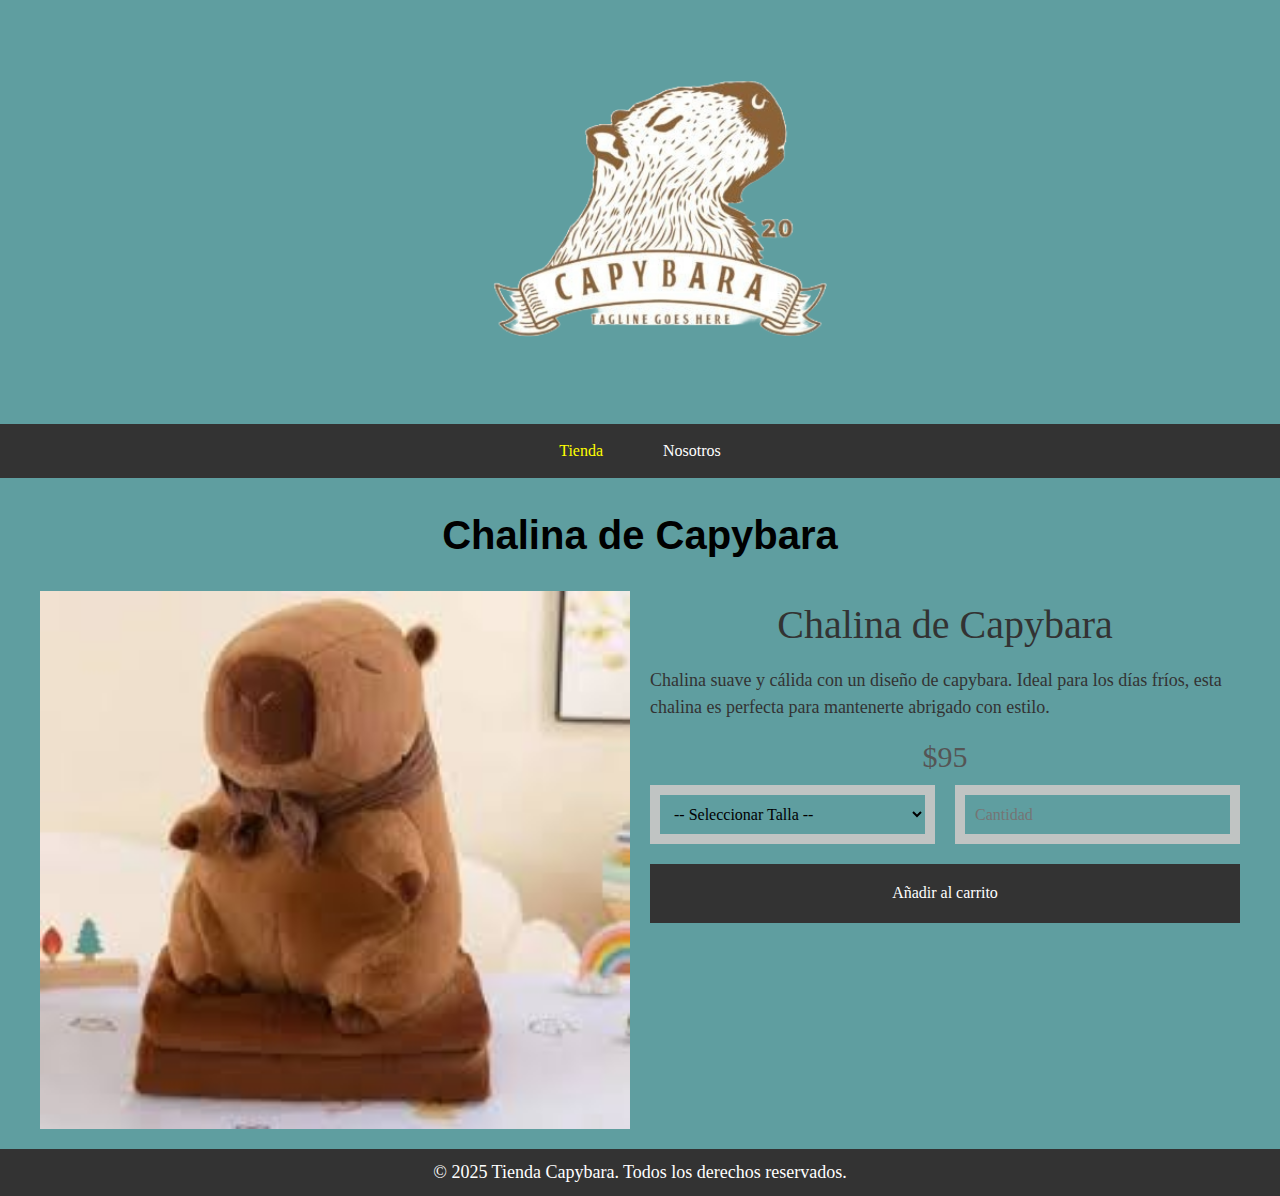
<file: productos8.html>
<!DOCTYPE html>
<html lang="en">
<head>
    <meta charset="UTF-8">
    <meta name="viewport" content="width=device-width, initial-scale=1.0">
    <link rel="stylesheet" href="normalise.css">
    <link rel="stylesheet" href="style.css">
    <title>Tienda Capybara</title>
</head>
<body>

    <header class="header">
        <a href="index.html" class="logo">
            <img src="logo.png" alt="Logo">
    </header>
   
    <nav class ="nav">
        <a class="nav-link nav-link--active" href="index.html">Tienda</a>
        <a class="nav-link nav-link--inactive" href="nosotros.html">Nosotros</a>
    </nav>
     <main class="contenedor">
        <h1>Chalina de Capybara</h1>
        <div class="camisa">
            <img class="camisa__imagen" src="Producto9.jpg" alt="Imagen del producto">
            <div class="camisa__contenido">
                  <div class="producto__informacion">
                        <p class="producto__nombre">Chalina de Capybara</p>
                        <p class="producto__descripcion">Chalina suave y cálida con un diseño de capybara. Ideal para los días fríos, esta chalina es perfecta para mantenerte abrigado con estilo.</p>
                        <p class="producto__precio">$95</p>
                    </div>
                <form class="formulario">
                    <select class="formulario__campo">
                        <option disabled selected>-- Seleccionar Talla --</option>
                        <option>Chica</option>
                        <option>Mediana</option>
                        <option>Grande</option>
                    </select>
                    <input class="formulario__campo" type="number" placeholder="Cantidad" min="1">
                    <input class="formulario__submit"type="submit" value="Añadir al carrito">
                </form>
            </div>
        </div>
     </main>
     <footer class="footer">
        <p class="footer__text">© 2025 Tienda Capybara. Todos los derechos reservados.</p>
    </footer>


    
    
</body>
</html>
</file>
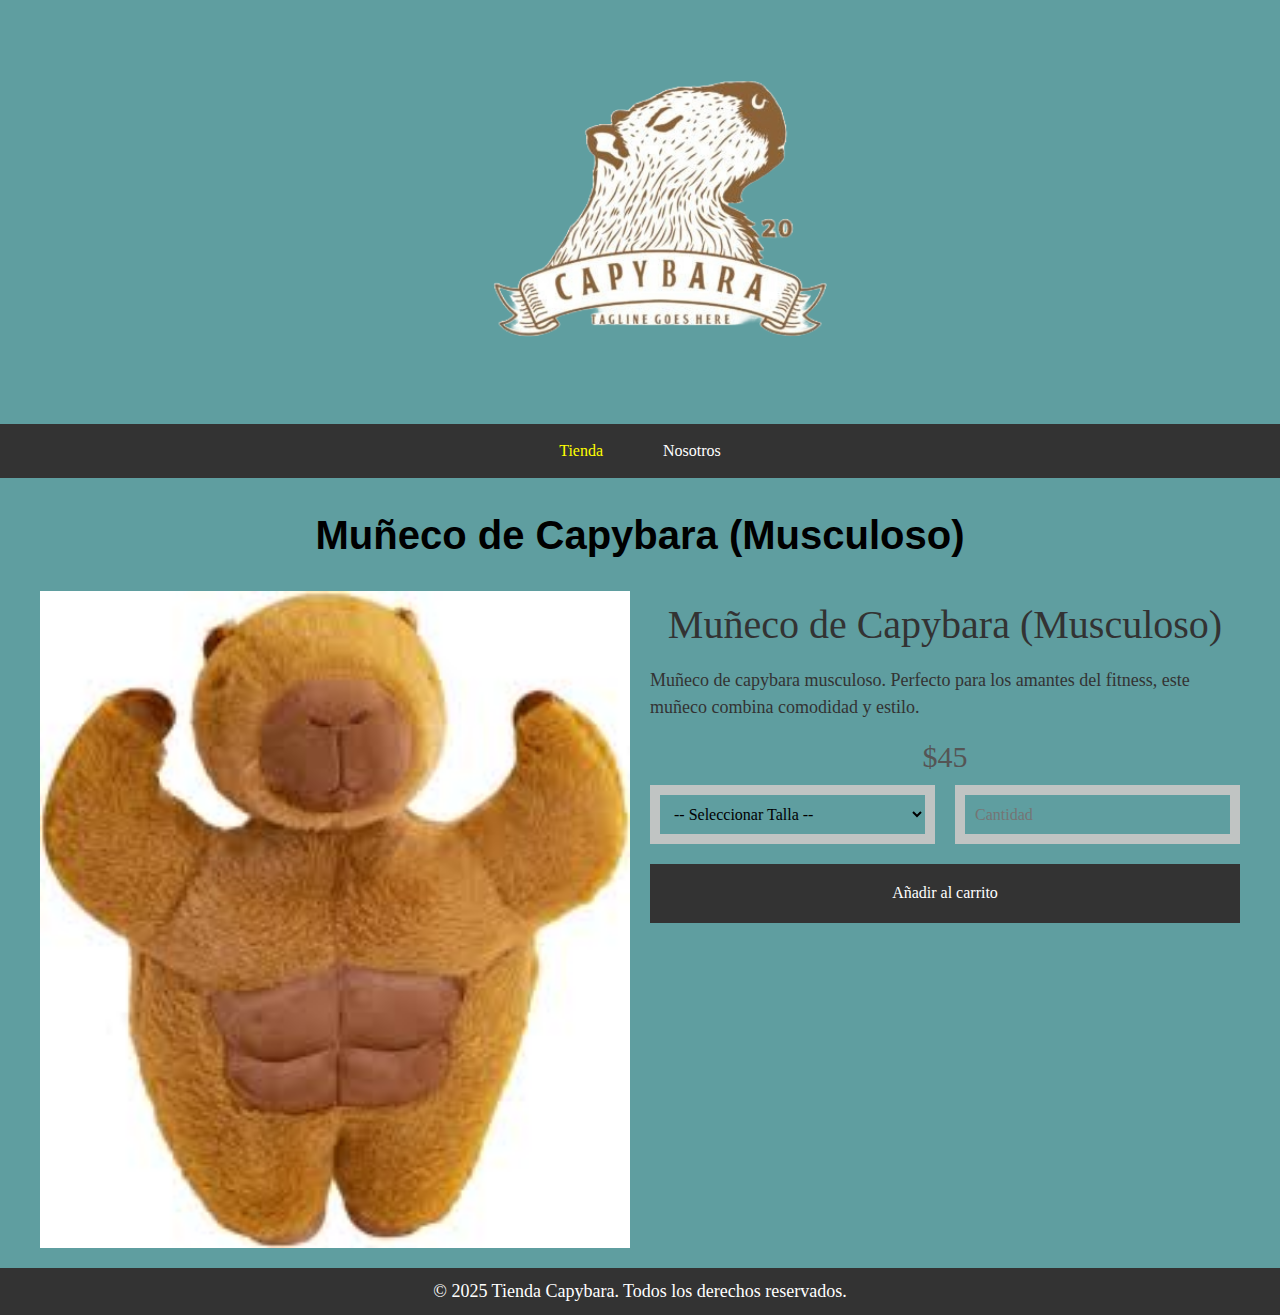
<file: productos9.html>
<!DOCTYPE html>
<html lang="en">
<head>
    <meta charset="UTF-8">
    <meta name="viewport" content="width=device-width, initial-scale=1.0">
    <link rel="stylesheet" href="normalise.css">
    <link rel="stylesheet" href="style.css">
    <title>Tienda Capybara</title>
</head>
<body>

    <header class="header">
        <a href="index.html" class="logo">
            <img src="logo.png" alt="Logo">
    </header>
   
    <nav class ="nav">
        <a class="nav-link nav-link--active" href="index.html">Tienda</a>
        <a class="nav-link nav-link--inactive" href="nosotros.html">Nosotros</a>
    </nav>
     <main class="contenedor">
        <h1>Muñeco de Capybara (Musculoso)</h1>
        <div class="camisa">
            <img class="camisa__imagen" src="capybaramusculoso.jpg" alt="Imagen del producto">
            <div class="camisa__contenido">
                 <div class="producto__informacion">
                        <p class="producto__nombre">Muñeco de Capybara (Musculoso)</p>
                        <p class="producto__descripcion">Muñeco de capybara musculoso. Perfecto para los amantes del fitness, este muñeco combina comodidad y estilo.</p>
                        <p class="producto__precio">$45</p>
                    </div>
                <form class="formulario">
                    <select class="formulario__campo">
                        <option disabled selected>-- Seleccionar Talla --</option>
                        <option>Chica</option>
                        <option>Mediana</option>
                        <option>Grande</option>
                    </select>
                    <input class="formulario__campo" type="number" placeholder="Cantidad" min="1">
                    <input class="formulario__submit"type="submit" value="Añadir al carrito">
                </form>
            </div>
        </div>
     </main>
     <footer class="footer">
        <p class="footer__text">© 2025 Tienda Capybara. Todos los derechos reservados.</p>
    </footer>


    
    
</body>
</html>
</file>
<file: style.css>
html {
  box-sizing: border-box;
  font-size: 62.5%;
}
*, *:before, *:after {
  box-sizing: inherit;
}
body {
    background-color: cadetblue;
    font-size: 1.6rem;
    line-height: 1.5;
}
p {
    font-size: 1.8rem;
    color: #333;
}
a {
  text-decoration: none;
}
img { max-width: 100%; }
.contenedor {
  max-width: 1200px;
  margin: 0 auto;
}
h1, h2, h3 {
  font-family: 'Arial', sans-serif;
  color: #000;
  text-align: center;
}
h1 {
  font-size: 4rem;
} 
h2 {
  font-size: 3rem;
}
h3 {
  font-size: 2rem;
}
.header {
  display: flex;
  justify-content: center;;
}
.header img {
  margin: 0 20px;
}
.nav {
  background-color: #333;
  padding: 1rem 0;
  display: flex;
  justify-content: center;
  gap: 2rem;
}
.nav-link {
  color: #fff;
  padding: 0.5rem 1rem;
  font-size: 1.6rem;
  margin-right: 2rem;
}
.nav-link:hover{
  background-color: #555;
  border-radius: 5px;
}
.nav-link--active{
  color: #ff0;
}
.footer {
  background-color: #333;
  font-size: 1.4rem;
  padding:1rem 0 ;
  text-align: center;
  margin-top: 20px;

}
.footer p {
  color: #fff;
  margin: 0;
}
.Productos {
  background-color: #f3f3f3;
  display: flex;
  justify-content: center;
  padding: 0.6rem;

}
.producto__imagen{
  display: flex;
  justify-content: center;
  align-items: center;
  margin-bottom: 1rem;
  width: 100%;
  height: 100%;

}
.producto__nombre {
  font-size: 4rem;
}
.producto__precio {
  font-size: 3rem;
  color: #555;
}
.producto__nombre,.producto__precio{
  text-align: center;
  margin: 1rem 0;
  line-height: 1.2;
}
.grid img {
  width: 250px;   /* Ancho fijo */
  height: 250px;  /* Alto fijo (mismo que el ancho para cuadradas) */
  object-fit: cover; /* Recorta la imagen para llenar el espacio */
  border-radius: 8px; /* Opcional: bordes redondeados */
}
.grid {
  display: grid;
  grid-template-columns: repeat(2, 1fr); /* 2 columnas siempre */
  gap: 20px; /* Espacio entre los elementos */
}

@media (min-width: 768px) {
  .grid{
    grid-template-columns:repeat(3,1fr);
    justify-content: center;
  }
}
.grafico {
  min-height: 30rem;
  background-repeat: no-repeat;
  background-size: cover;
  grid-column: 1/3;

}
.grafico--camisas {
  grid-row: 2/3 ;
  background-image: url("fondo.jpg");
}
.grafico--node {
  grid-row: 7/8;
  background-image: url("capyfamily.jpg");
}	
@media (min-width: 768px) {
  .grafico--node { 
  grid-row: 5/6;
  grid-column: 2/4;
}
}
.nosotros {
  display: grid;
  grid-template-rows: repeat(2, auto);
}
@media (min-width: 768px) { 
  .nosotros { 
    grid-template-columns: repeat(2,1fr);
    column-gap: 2rem;
}
}
.nosotros__imagen { 
  grid-row: 1/2;
  width: 100%;

}
@media (min-width: 768px) {
  .nosotros__imagen {
    grid-column: 2/3;
  }
}
.bloques{
  display: grid;
  grid-template-columns: repeat(2, 1fr);
  gap: 20px;
}
@media (min-width: 768px) {
  .bloques {
    grid-template-columns: repeat(4,1fr); /* Una columna en pantallas pequeñas */
  }
  
}
.bloque{
  text-align: center;
}
.bloque__titulo {
  margin:0;
}
.bloque__imagen{
  width: 100%;
  height: auto;
  border-radius: 8px;
}
img{
  width: 100%;
}
@media (min-width: 768px) {
  .camisa{
  display:grid;
  grid-template-columns: repeat(2, 1fr);
  column-gap: 2rem;
  }
}
.formulario{
  display: grid;
  grid-template-columns: repeat(2, 1fr);
  gap:2rem;

}
.formulario__campo {
  border: 1rem solid hsl(165, 3%, 76%);
  background-color: transparent;
  padding: 1rem;

}
.formulario__submit {
  background-color: #333;
  color: #fff;
  padding: 2rem;
  border: none;
  cursor: pointer;
  transition: background-color 0.3s ease;
  grid-column: 1/3;
}
.formulario__submit:hover {
  cursor: pointer;
  background-color: #777272d5;
}
</file>
<file: normalise.css>
/*! normalize.css v8.0.1 | MIT License | github.com/necolas/normalize.css */

/* Document
   ========================================================================== */

/**
 * 1. Correct the line height in all browsers.
 * 2. Prevent adjustments of font size after orientation changes in iOS.
 */

html {
  line-height: 1.15; /* 1 */
  -webkit-text-size-adjust: 100%; /* 2 */
}

/* Sections
   ========================================================================== */

/**
 * Remove the margin in all browsers.
 */

body {
  margin: 0;
}

/**
 * Render the `main` element consistently in IE.
 */

main {
  display: block;
}

/**
 * Correct the font size and margin on `h1` elements within `section` and
 * `article` contexts in Chrome, Firefox, and Safari.
 */

h1 {
  font-size: 2em;
  margin: 0.67em 0;
}

/* Grouping content
   ========================================================================== */

/**
 * 1. Add the correct box sizing in Firefox.
 * 2. Show the overflow in Edge and IE.
 */

hr {
  box-sizing: content-box; /* 1 */
  height: 0; /* 1 */
  overflow: visible; /* 2 */
}

/**
 * 1. Correct the inheritance and scaling of font size in all browsers.
 * 2. Correct the odd `em` font sizing in all browsers.
 */

pre {
  font-family: monospace, monospace; /* 1 */
  font-size: 1em; /* 2 */
}

/* Text-level semantics
   ========================================================================== */

/**
 * Remove the gray background on active links in IE 10.
 */

a {
  background-color: transparent;
}

/**
 * 1. Remove the bottom border in Chrome 57-
 * 2. Add the correct text decoration in Chrome, Edge, IE, Opera, and Safari.
 */

abbr[title] {
  border-bottom: none; /* 1 */
  text-decoration: underline; /* 2 */
  text-decoration: underline dotted; /* 2 */
}

/**
 * Add the correct font weight in Chrome, Edge, and Safari.
 */

b,
strong {
  font-weight: bolder;
}

/**
 * 1. Correct the inheritance and scaling of font size in all browsers.
 * 2. Correct the odd `em` font sizing in all browsers.
 */

code,
kbd,
samp {
  font-family: monospace, monospace; /* 1 */
  font-size: 1em; /* 2 */
}

/**
 * Add the correct font size in all browsers.
 */

small {
  font-size: 80%;
}

/**
 * Prevent `sub` and `sup` elements from affecting the line height in
 * all browsers.
 */

sub,
sup {
  font-size: 75%;
  line-height: 0;
  position: relative;
  vertical-align: baseline;
}

sub {
  bottom: -0.25em;
}

sup {
  top: -0.5em;
}

/* Embedded content
   ========================================================================== */

/**
 * Remove the border on images inside links in IE 10.
 */

img {
  border-style: none;
}

/* Forms
   ========================================================================== */

/**
 * 1. Change the font styles in all browsers.
 * 2. Remove the margin in Firefox and Safari.
 */

button,
input,
optgroup,
select,
textarea {
  font-family: inherit; /* 1 */
  font-size: 100%; /* 1 */
  line-height: 1.15; /* 1 */
  margin: 0; /* 2 */
}

/**
 * Show the overflow in IE.
 * 1. Show the overflow in Edge.
 */

button,
input { /* 1 */
  overflow: visible;
}

/**
 * Remove the inheritance of text transform in Edge, Firefox, and IE.
 * 1. Remove the inheritance of text transform in Firefox.
 */

button,
select { /* 1 */
  text-transform: none;
}

/**
 * Correct the inability to style clickable types in iOS and Safari.
 */

button,
[type="button"],
[type="reset"],
[type="submit"] {
  -webkit-appearance: button;
}

/**
 * Remove the inner border and padding in Firefox.
 */

button::-moz-focus-inner,
[type="button"]::-moz-focus-inner,
[type="reset"]::-moz-focus-inner,
[type="submit"]::-moz-focus-inner {
  border-style: none;
  padding: 0;
}

/**
 * Restore the focus styles unset by the previous rule.
 */

button:-moz-focusring,
[type="button"]:-moz-focusring,
[type="reset"]:-moz-focusring,
[type="submit"]:-moz-focusring {
  outline: 1px dotted ButtonText;
}

/**
 * Correct the padding in Firefox.
 */

fieldset {
  padding: 0.35em 0.75em 0.625em;
}

/**
 * 1. Correct the text wrapping in Edge and IE.
 * 2. Correct the color inheritance from `fieldset` elements in IE.
 * 3. Remove the padding so developers are not caught out when they zero out
 *    `fieldset` elements in all browsers.
 */

legend {
  box-sizing: border-box; /* 1 */
  color: inherit; /* 2 */
  display: table; /* 1 */
  max-width: 100%; /* 1 */
  padding: 0; /* 3 */
  white-space: normal; /* 1 */
}

/**
 * Add the correct vertical alignment in Chrome, Firefox, and Opera.
 */

progress {
  vertical-align: baseline;
}

/**
 * Remove the default vertical scrollbar in IE 10+.
 */

textarea {
  overflow: auto;
}

/**
 * 1. Add the correct box sizing in IE 10.
 * 2. Remove the padding in IE 10.
 */

[type="checkbox"],
[type="radio"] {
  box-sizing: border-box; /* 1 */
  padding: 0; /* 2 */
}

/**
 * Correct the cursor style of increment and decrement buttons in Chrome.
 */

[type="number"]::-webkit-inner-spin-button,
[type="number"]::-webkit-outer-spin-button {
  height: auto;
}

/**
 * 1. Correct the odd appearance in Chrome and Safari.
 * 2. Correct the outline style in Safari.
 */

[type="search"] {
  -webkit-appearance: textfield; /* 1 */
  outline-offset: -2px; /* 2 */
}

/**
 * Remove the inner padding in Chrome and Safari on macOS.
 */

[type="search"]::-webkit-search-decoration {
  -webkit-appearance: none;
}

/**
 * 1. Correct the inability to style clickable types in iOS and Safari.
 * 2. Change font properties to `inherit` in Safari.
 */

::-webkit-file-upload-button {
  -webkit-appearance: button; /* 1 */
  font: inherit; /* 2 */
}

/* Interactive
   ========================================================================== */

/*
 * Add the correct display in Edge, IE 10+, and Firefox.
 */

details {
  display: block;
}

/*
 * Add the correct display in all browsers.
 */

summary {
  display: list-item;
}

/* Misc
   ========================================================================== */

/**
 * Add the correct display in IE 10+.
 */

template {
  display: none;
}

/**
 * Add the correct display in IE 10.
 */

[hidden] {
  display: none;
}
</file>
